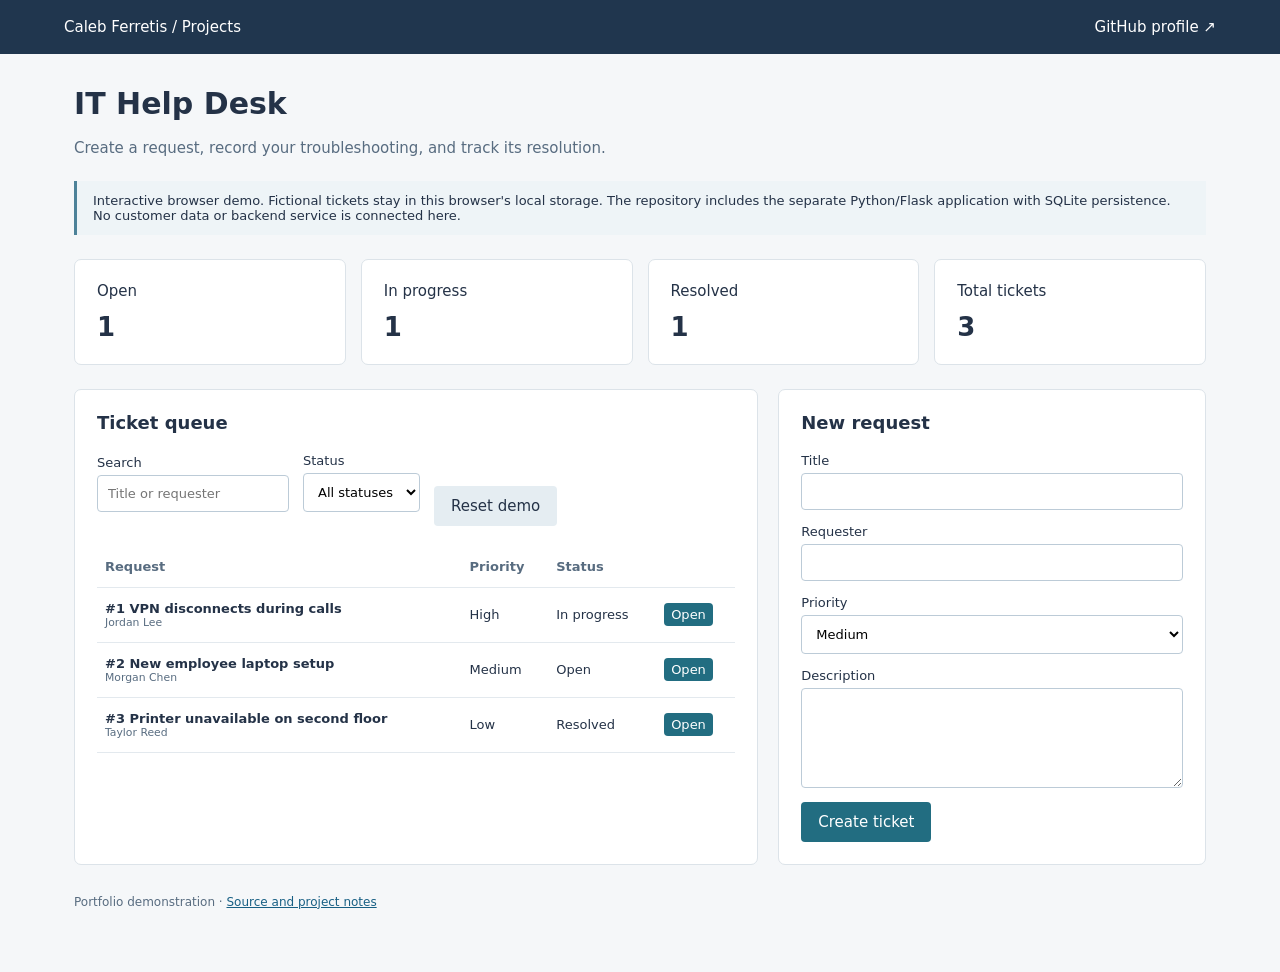
<file: docs/demo.html>
<!doctype html><html lang="en"><meta charset="utf-8"><meta name="viewport" content="width=device-width,initial-scale=1"><title>IT Help Desk · Caleb Ferretis</title><style>*{box-sizing:border-box}body{margin:0;background:#f5f7f9;color:#243247;font:15px system-ui,-apple-system,sans-serif}a{color:#175f84}header{background:#20364e;padding:18px 5%;color:#fff;display:flex;justify-content:space-between;gap:15px}header a{color:white;text-decoration:none}main{max-width:1180px;margin:auto;padding:32px 24px}h1{font-size:30px;margin:0 0 10px}h2{font-size:18px;margin:0 0 20px}p{line-height:1.65}.muted,small{color:#586c80}small{display:block}.notice{background:#eef4f7;border-left:3px solid #4d8299;padding:12px 16px;font-size:13px;margin:20px 0}.cards{display:grid;grid-template-columns:repeat(4,1fr);gap:15px;margin:24px 0}.card,.panel{background:white;border:1px solid #dce3e9;padding:22px;border-radius:7px}.card strong{display:block;font-size:26px;margin-top:12px}.grid{display:grid;grid-template-columns:1.6fr 1fr;gap:20px}.filters{display:flex;gap:14px;align-items:end;margin-bottom:20px;flex-wrap:wrap}label{font-size:13px;display:block;margin-bottom:14px}input,select,textarea{font:inherit;width:100%;padding:10px;border:1px solid #bccbd7;background:white;border-radius:4px;display:block;margin-top:5px}button,.button{background:#226d81;color:white;border:0;padding:11px 17px;border-radius:4px;font:inherit;cursor:pointer;text-decoration:none}button.secondary{background:#e5edf2;color:#243247}table{width:100%;border-collapse:collapse;font-size:13px;text-align:left}th,td{padding:13px 8px;border-bottom:1px solid #e3e9ee}th{color:#586c80}td button{padding:4px 7px;font-size:13px}.scroll{overflow:auto}.bar-row{display:grid;grid-template-columns:65px 1fr 95px;gap:12px;align-items:center;font-size:12px;margin:14px 0}.track{height:16px;background:#eaf0f4}.bar{height:100%;background:#367f91}.note{border-left:2px solid #8bb5bf;padding:10px 15px;margin:10px 0;white-space:pre-wrap;overflow-wrap:anywhere}.badge{padding:3px 7px;background:#eaf0f4;border-radius:3px}footer{font-size:12px;color:#586c80;margin:28px 0;line-height:1.6}.hidden{display:none}pre{white-space:pre-wrap;overflow-wrap:anywhere;font-size:12px}textarea{min-height:100px}@media(max-width:760px){.grid{grid-template-columns:1fr}.cards{grid-template-columns:1fr 1fr}header{font-size:13px}.card{padding:15px}.card strong{font-size:23px}main{padding:24px 15px}}</style><header><a href="./">Caleb Ferretis / Projects</a><a href="https://github.com/lacetears">GitHub profile ↗</a></header><main><h1>IT Help Desk</h1><p class="muted">Create a request, record your troubleshooting, and track its resolution.</p><div class="notice">Interactive browser demo. Fictional tickets stay in this browser's local storage. The repository includes the separate Python/Flask application with SQLite persistence. No customer data or backend service is connected here.</div><div class="cards"><div class="card">Open<strong id="open"></strong></div><div class="card">In progress<strong id="progress"></strong></div><div class="card">Resolved<strong id="resolved"></strong></div><div class="card">Total tickets<strong id="total"></strong></div></div><div class="grid"><section class="panel"><h2>Ticket queue</h2><div class="filters"><label>Search<input id="search" placeholder="Title or requester"></label><label>Status<select id="filter"><option value="">All statuses</option><option>Open</option><option>In progress</option><option>Resolved</option></select></label><button class="secondary" id="reset">Reset demo</button></div><div class="scroll"><table><thead><tr><th>Request</th><th>Priority</th><th>Status</th><th></th></tr></thead><tbody id="queue"></tbody></table></div></section><section class="panel"><h2>New request</h2><form id="new"><label>Title<input name="title" maxlength="120" required></label><label>Requester<input name="requester" maxlength="120" required></label><label>Priority<select name="priority"><option>Low</option><option selected>Medium</option><option>High</option><option>Critical</option></select></label><label>Description<textarea name="description" maxlength="5000" required></textarea></label><button>Create ticket</button></form></section></div><section id="detail" class="panel hidden" style="margin-top:20px"><h2 id="detailTitle"></h2><p id="description"></p><form id="update"><div class="filters"><label>Status<select name="status"><option>Open</option><option>In progress</option><option>Resolved</option></select></label><label>Assignee<input name="assignee" maxlength="120"></label><button>Save changes</button></div></form><form id="note"><label>Work note<textarea name="note" maxlength="2000" required></textarea></label><button>Add note</button></form><h2 style="margin-top:25px">Activity</h2><div id="activity"></div></section><footer>Portfolio demonstration · <a href="https://github.com/lacetears/it-career-portfolio">Source and project notes</a></footer></main><script>
const initial=[{id:1,title:'VPN disconnects during calls',requester:'Jordan Lee',priority:'High',status:'In progress',assignee:'Alex',description:'Connection drops during video calls. Check the VPN client logs and network stability.',history:['Demo ticket created','Assigned to Alex; investigation started']},{id:2,title:'New employee laptop setup',requester:'Morgan Chen',priority:'Medium',status:'Open',assignee:'',description:'Install the standard applications and confirm device enrollment.',history:['Demo ticket created']},{id:3,title:'Printer unavailable on second floor',requester:'Taylor Reed',priority:'Low',status:'Resolved',assignee:'Alex',description:'Print queue was stuck. Cleared the queue and verified a test page.',history:['Demo ticket created','Queue cleared and test print confirmed','Status changed to Resolved']}];
let tickets;try{tickets=JSON.parse(localStorage.getItem('portfolio-helpdesk-v1'))||structuredClone(initial)}catch{tickets=structuredClone(initial)}let selected=null;const $=id=>document.getElementById(id);const escape=s=>String(s).replace(/[&<>"']/g,c=>({'&':'&amp;','<':'&lt;','>':'&gt;','"':'&quot;',"'":'&#39;'}[c]));function save(){try{localStorage.setItem('portfolio-helpdesk-v1',JSON.stringify(tickets))}catch{}render()}
function render(){for(const [id,status]of [['open','Open'],['progress','In progress'],['resolved','Resolved']])$(id).textContent=tickets.filter(t=>t.status===status).length;$('total').textContent=tickets.length;const q=$('search').value.toLowerCase(),status=$('filter').value;const rows=tickets.filter(t=>(!status||t.status===status)&&(t.title+' '+t.requester).toLowerCase().includes(q));$('queue').innerHTML=rows.map(t=>`<tr><td><b>#${t.id} ${escape(t.title)}</b><small>${escape(t.requester)}</small></td><td>${escape(t.priority)}</td><td>${escape(t.status)}</td><td><button data-id="${t.id}">Open</button></td></tr>`).join('')||'<tr><td colspan="4">No matching requests.</td></tr>';if(selected)show(selected,false)}
function show(id,scroll=true){selected=id;const t=tickets.find(t=>t.id===id);if(!t)return;$('detail').classList.remove('hidden');$('detailTitle').textContent=`#${t.id} ${t.title}`;$('description').textContent=t.description;$('update').elements.status.value=t.status;$('update').elements.assignee.value=t.assignee;$('activity').innerHTML=[...t.history].reverse().map(s=>`<div class="note">${escape(s)}</div>`).join('');if(scroll)$('detail').scrollIntoView({behavior:'smooth'})}
$('queue').onclick=e=>{if(e.target.dataset.id)show(Number(e.target.dataset.id))};$('search').oninput=render;$('filter').onchange=render;$('new').onsubmit=e=>{e.preventDefault();const f=e.target.elements;tickets.push({id:Math.max(0,...tickets.map(t=>t.id))+1,title:f.title.value.trim(),requester:f.requester.value.trim(),priority:f.priority.value,status:'Open',assignee:'',description:f.description.value.trim(),history:['Ticket created in browser demo']});e.target.reset();save()};$('update').onsubmit=e=>{e.preventDefault();const t=tickets.find(t=>t.id===selected);t.status=e.target.elements.status.value;t.assignee=e.target.elements.assignee.value.trim();t.history.push(`Status: ${t.status}; assignee: ${t.assignee||'Unassigned'}`);save()};$('note').onsubmit=e=>{e.preventDefault();const note=e.target.elements.note.value.trim();if(!note)return;tickets.find(t=>t.id===selected).history.push('Note: '+note);e.target.reset();save()};$('reset').onclick=()=>{tickets=structuredClone(initial);selected=null;$('detail').classList.add('hidden');$('search').value='';$('filter').value='';save()};render();
</script></html>
</file>
